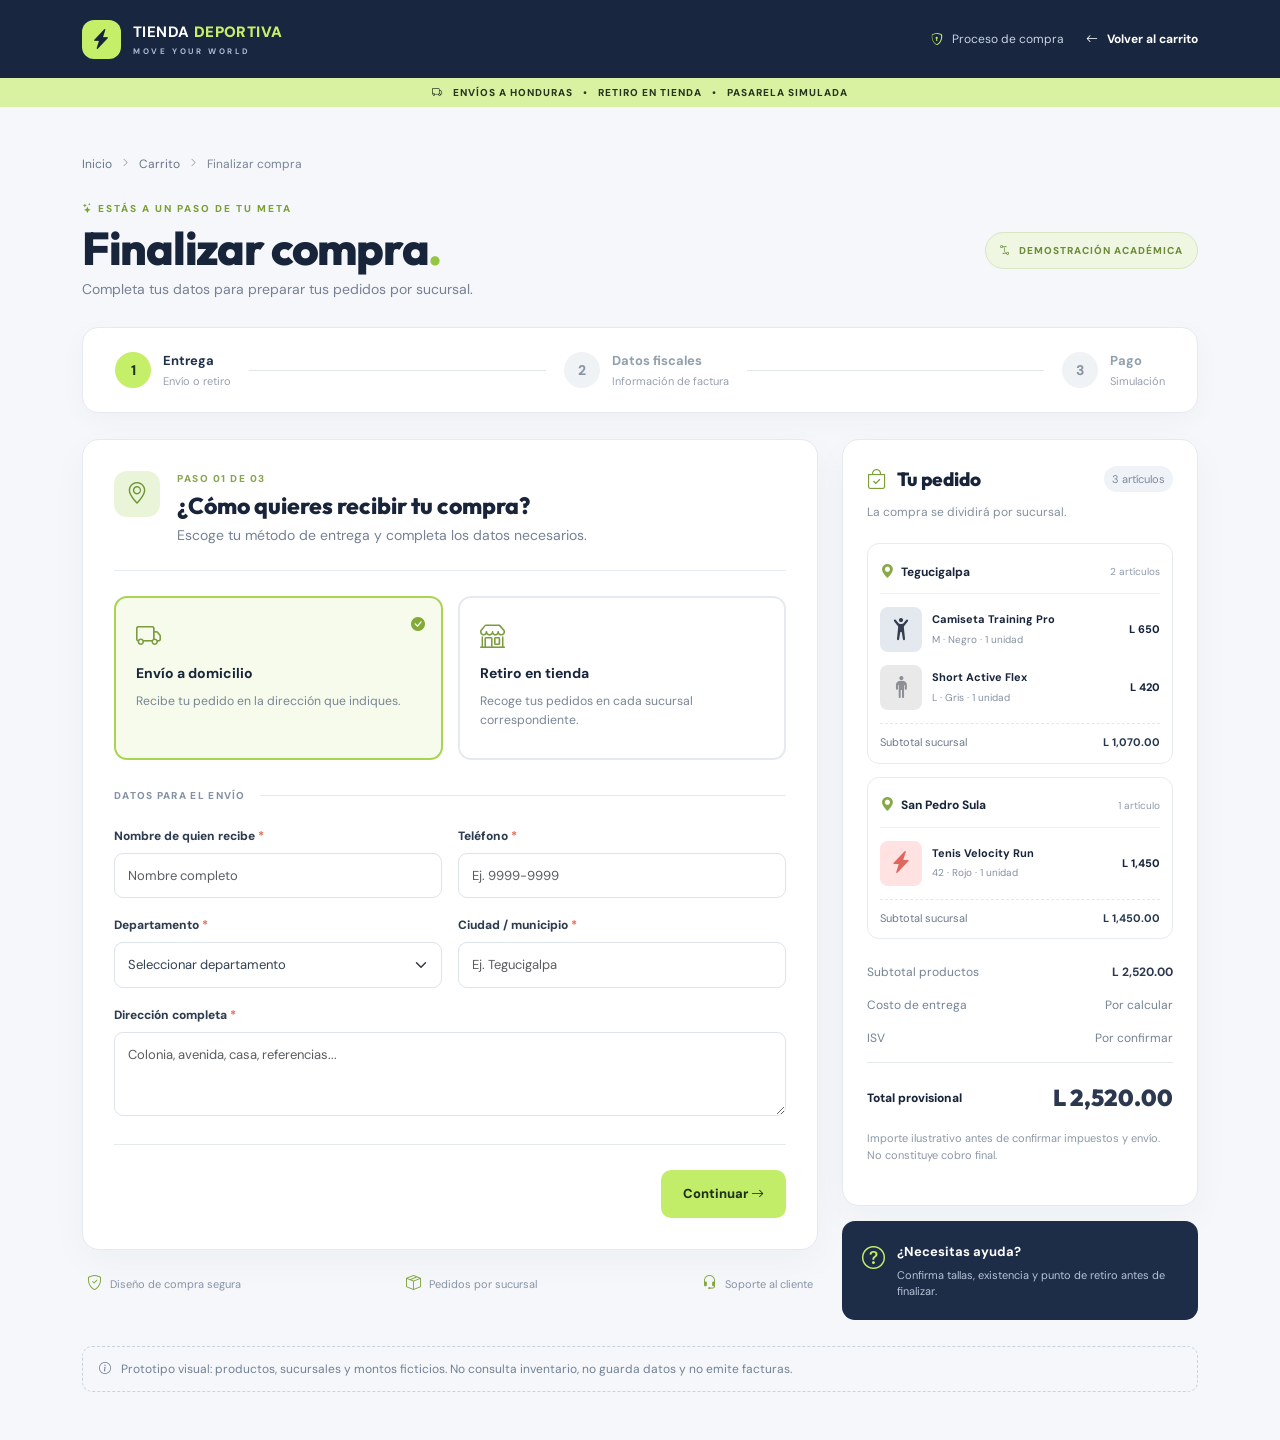
<file: preview/checkout-demo.html>
<!DOCTYPE html>
<html lang="es">
<head>
  <meta charset="UTF-8">
  <meta name="viewport" content="width=device-width, initial-scale=1">
  <title>Finalizar compra | Tienda deportiva</title>
  <link href="https://cdn.jsdelivr.net/npm/bootstrap@5.3.3/dist/css/bootstrap.min.css" rel="stylesheet">
  <link href="https://cdn.jsdelivr.net/npm/bootstrap-icons@1.11.3/font/bootstrap-icons.min.css" rel="stylesheet">
  <link href="https://fonts.googleapis.com/css2?family=DM+Sans:wght@400;500;600;700;800&family=Outfit:wght@400;500;600;700;800&display=swap" rel="stylesheet">
  <link href="../public/css/checkout.css" rel="stylesheet">
</head>
<body>
  <header class="site-header">
    <div class="container-xl d-flex justify-content-between align-items-center header-inner">
      <a class="brand" href="#"><span class="brand-icon"><i class="bi bi-lightning-charge-fill"></i></span><span>TIENDA <strong>DEPORTIVA</strong><small>MOVE YOUR WORLD</small></span></a>
      <div class="header-right"><span class="secure-chip"><i class="bi bi-shield-lock"></i> Proceso de compra</span><a href="#" class="back-cart"><i class="bi bi-arrow-left"></i> Volver al carrito</a></div>
    </div>
  </header>
  <div class="promo-strip"> <i class="bi bi-truck"></i> ENVÍOS A HONDURAS <span>•</span> RETIRO EN TIENDA <span>•</span> PASARELA SIMULADA </div>
  <main class="container-xl py-4 py-lg-5">
    <nav aria-label="Ubicación" class="breadcrumb-trail"><a href="#">Inicio</a><i class="bi bi-chevron-right"></i><a href="#">Carrito</a><i class="bi bi-chevron-right"></i><span>Finalizar compra</span></nav>
    <div class="heading-row"><div><div class="eyebrow"><i class="bi bi-stars"></i> ESTÁS A UN PASO DE TU META</div><h1>Finalizar compra<span class="lime-dot">.</span></h1><p>Completa tus datos para preparar tus pedidos por sucursal.</p></div><div class="demo-label"><i class="bi bi-bezier2"></i> DEMOSTRACIÓN ACADÉMICA</div></div>
    <div class="steps" aria-label="Pasos del checkout">
      <div class="step active" data-step-indicator="1"><span class="step-number">1</span><span class="step-copy"><strong>Entrega</strong><small>Envío o retiro</small></span></div>
      <div class="step-line"></div>
      <div class="step" data-step-indicator="2"><span class="step-number">2</span><span class="step-copy"><strong>Datos fiscales</strong><small>Información de factura</small></span></div>
      <div class="step-line"></div>
      <div class="step" data-step-indicator="3"><span class="step-number">3</span><span class="step-copy"><strong>Pago</strong><small>Simulación</small></span></div>
    </div>
    <div class="row g-4 align-items-start">
      <section class="col-lg-8" aria-label="Formulario de compra">
        <div class="main-card">
          <div class="card-head"><span class="section-icon"><i class="bi bi-geo-alt"></i></span><div><div class="minor-label">PASO <span id="current-step">01</span> DE 03</div><h2 id="step-title">¿Cómo quieres recibir tu compra?</h2><p id="step-intro">Escoge tu método de entrega y completa los datos necesarios.</p></div></div>
          <form id="checkout-form" novalidate>
            <section class="form-step" data-step="1" aria-label="Entrega">
              <div class="choice-grid">
                <label class="delivery-choice selected" for="delivery-home"><input type="radio" name="tipo_entrega" id="delivery-home" value="envio" checked><span class="choice-symbol"><i class="bi bi-truck"></i></span><strong>Envío a domicilio</strong><small>Recibe tu pedido en la dirección que indiques.</small><i class="bi bi-check-circle-fill choice-check"></i></label>
                <label class="delivery-choice" for="delivery-store"><input type="radio" name="tipo_entrega" id="delivery-store" value="retiro_tienda"><span class="choice-symbol"><i class="bi bi-shop"></i></span><strong>Retiro en tienda</strong><small>Recoge tus pedidos en cada sucursal correspondiente.</small><i class="bi bi-check-circle-fill choice-check"></i></label>
              </div>
              <div id="address-fields"><div class="section-divider"><span>DATOS PARA EL ENVÍO</span></div>
                <div class="row g-3"><div class="col-md-6"><label for="full-name" class="form-label">Nombre de quien recibe <span>*</span></label><input id="full-name" type="text" class="form-control" placeholder="Nombre completo" data-required-address maxlength="150"></div><div class="col-md-6"><label for="phone" class="form-label">Teléfono <span>*</span></label><input id="phone" type="tel" class="form-control" placeholder="Ej. 9999-9999" data-required-address maxlength="20"></div><div class="col-md-6"><label for="department" class="form-label">Departamento <span>*</span></label><select id="department" class="form-select" data-required-address><option value="">Seleccionar departamento</option><option>Francisco Morazán</option><option>Cortés</option><option>Atlántida</option><option>Comayagua</option><option>Otro departamento</option></select></div><div class="col-md-6"><label for="city" class="form-label">Ciudad / municipio <span>*</span></label><input id="city" class="form-control" placeholder="Ej. Tegucigalpa" data-required-address maxlength="100"></div><div class="col-12"><label for="street" class="form-label">Dirección completa <span>*</span></label><textarea id="street" rows="3" class="form-control" placeholder="Colonia, avenida, casa, referencias..." data-required-address maxlength="300"></textarea></div></div>
              </div>
              <div id="pickup-message" class="info-strip d-none"><i class="bi bi-info-circle"></i><span>Tu compra incluye dos sucursales. Cada pedido tendrá su propio punto de retiro, indicado en el resumen.</span></div>
            </section>
            <section class="form-step d-none" data-step="2" aria-label="Datos fiscales">
              <div class="info-strip"><i class="bi bi-receipt"></i><span>Los datos se utilizarán en la factura SAR simulada. La emisión real se implementará en una etapa posterior.</span></div>
              <div class="row g-3 mt-1"><div class="col-md-6"><label class="form-label" for="fiscal-name">Nombre para facturar <span>*</span></label><input class="form-control" id="fiscal-name" placeholder="Nombre o razón social" maxlength="150"></div><div class="col-md-6"><label class="form-label" for="fiscal-rtn">RTN <span class="optional">(opcional para esta demo)</span></label><input class="form-control" id="fiscal-rtn" placeholder="Ej. 08011999123456" inputmode="numeric" maxlength="20"></div><div class="col-12"><label class="form-label" for="fiscal-email">Correo para confirmación <span>*</span></label><input class="form-control" id="fiscal-email" type="email" placeholder="correo@ejemplo.com" maxlength="150"></div></div>
              <div class="fiscal-note"><i class="bi bi-shield-check"></i><div><strong>Facturación separada por sucursal</strong><p>Se prevé una factura por pedido, con su propio correlativo y CAI simulado, según las reglas del proyecto.</p></div></div>
            </section>
            <section class="form-step d-none" data-step="3" aria-label="Pago simulado">
              <div class="section-divider"><span>SELECCIONA UN MÉTODO DE PAGO</span></div>
              <div class="payment-list"><label class="payment-option selected" for="pay-card"><input type="radio" name="metodo_pago" id="pay-card" value="tarjeta" checked><span class="payment-icon"><i class="bi bi-credit-card-2-front"></i></span><span><strong>Tarjeta</strong><small>Pago de demostración, sin datos reales</small></span><i class="bi bi-check-circle-fill payment-check"></i></label><label class="payment-option" for="pay-transfer"><input type="radio" name="metodo_pago" id="pay-transfer" value="transferencia"><span class="payment-icon"><i class="bi bi-bank"></i></span><span><strong>Transferencia bancaria</strong><small>Se simula una referencia de pago</small></span><i class="bi bi-check-circle-fill payment-check"></i></label><label class="payment-option" for="pay-delivery"><input type="radio" name="metodo_pago" id="pay-delivery" value="contra_entrega"><span class="payment-icon"><i class="bi bi-cash-coin"></i></span><span><strong>Contra entrega</strong><small>El pago permanece pendiente hasta el cobro</small></span><i class="bi bi-check-circle-fill payment-check"></i></label></div>
              <div class="info-strip"><i class="bi bi-lock"></i><span>No ingreses números de tarjeta, contraseñas ni datos bancarios reales. Ningún pago se procesa o guarda.</span></div>
              <label class="form-check accept-line"><input id="demo-accept" type="checkbox" class="form-check-input"><span class="form-check-label">Entiendo que esta es una simulación académica y que no se realizará una compra real.</span></label>
            </section>
            <div id="form-alert" class="alert alert-warning mt-3 d-none" role="alert"></div>
            <div id="demo-result" class="result-panel d-none" role="status"><i class="bi bi-check2-circle"></i><div><strong>Simulación completada</strong><p id="demo-result-text">La interfaz recorrió los tres pasos. No se crearon pedidos ni pagos en MySQL.</p></div></div>
            <div class="actions"><button id="prev-btn" type="button" class="btn-back d-none"><i class="bi bi-arrow-left"></i> Anterior</button><button id="next-btn" type="button" class="btn-next">Continuar <i class="bi bi-arrow-right"></i></button></div>
          </form>
        </div>
        <div class="assurance-grid"><span><i class="bi bi-shield-check"></i> Diseño de compra segura</span><span><i class="bi bi-box-seam"></i> Pedidos por sucursal</span><span><i class="bi bi-headset"></i> Soporte al cliente</span></div>
      </section>
      <aside class="col-lg-4" aria-label="Resumen de compra">
        <div class="summary-card"><div class="summary-head"><i class="bi bi-bag-check"></i><h2>Tu pedido</h2><span>3 artículos</span></div><p class="summary-sub">La compra se dividirá por sucursal.</p>
          <div class="store-order"><div class="store-top"><i class="bi bi-geo-alt-fill"></i><strong>Tegucigalpa</strong><span>2 artículos</span></div><div class="summary-item"><div class="thumb thumb-shirt"><i class="bi bi-person-arms-up"></i></div><div><strong>Camiseta Training Pro</strong><small>M · Negro · 1 unidad</small></div><span>L 650</span></div><div class="summary-item"><div class="thumb thumb-short"><i class="bi bi-person-standing"></i></div><div><strong>Short Active Flex</strong><small>L · Gris · 1 unidad</small></div><span>L 420</span></div><div class="store-subtotal"><span>Subtotal sucursal</span><strong>L 1,070.00</strong></div></div>
          <div class="store-order"><div class="store-top"><i class="bi bi-geo-alt-fill"></i><strong>San Pedro Sula</strong><span>1 artículo</span></div><div class="summary-item"><div class="thumb thumb-shoe"><i class="bi bi-lightning-charge-fill"></i></div><div><strong>Tenis Velocity Run</strong><small>42 · Rojo · 1 unidad</small></div><span>L 1,450</span></div><div class="store-subtotal"><span>Subtotal sucursal</span><strong>L 1,450.00</strong></div></div>
          <div class="totals"><div><span>Subtotal productos</span><strong>L 2,520.00</strong></div><div><span>Costo de entrega</span><span>Por calcular</span></div><div><span>ISV</span><span>Por confirmar</span></div><div class="grand-total"><span>Total provisional</span><strong>L 2,520.00</strong></div></div><p class="total-note">Importe ilustrativo antes de confirmar impuestos y envío. No constituye cobro final.</p>
        </div>
        <div class="help-panel"><span><i class="bi bi-question-circle"></i></span><div><strong>¿Necesitas ayuda?</strong><p>Confirma tallas, existencia y punto de retiro antes de finalizar.</p></div></div>
      </aside>
    </div>
    <div class="bottom-demo"><i class="bi bi-info-circle"></i> Prototipo visual: productos, sucursales y montos ficticios. No consulta inventario, no guarda datos y no emite facturas.</div>
  </main>
  <script src="https://cdn.jsdelivr.net/npm/bootstrap@5.3.3/dist/js/bootstrap.bundle.min.js"></script>
  <script src="../public/js/checkout-demo.js"></script>
</body>
</html>
</file>
<file: public/css/checkout.css>
:root{--navy:#17243a;--navy2:#20314e;--lime:#c5ee69;--ink:#18243a;--muted:#768194;--line:#e5eaf0;--page:#f5f7fa;--white:#fff}*{box-sizing:border-box}body{background:var(--page);color:var(--ink);font-family:'DM Sans',sans-serif;font-size:14px}.site-header{background:#18263f;color:#fff}.header-inner{min-height:78px;gap:12px}.brand{display:flex;align-items:center;gap:12px;text-decoration:none;color:#fff;font-size:15px;font-weight:700;letter-spacing:.4px}.brand:hover{color:#fff}.brand strong{color:var(--lime)}.brand small{display:block;font-size:8px;letter-spacing:2.6px;color:#aebad0;margin-top:1px}.brand-icon{background:var(--lime);width:39px;height:39px;display:grid;place-items:center;color:#17243a;border-radius:12px;font-size:20px}.header-right{display:flex;align-items:center;gap:22px}.secure-chip{color:#c8d3e4;font-size:12px}.secure-chip i{color:var(--lime);margin-right:6px}.back-cart{color:#fff;text-decoration:none;font-size:12px;font-weight:700}.back-cart:hover{color:var(--lime)}.back-cart i{margin-right:6px}.promo-strip{background:#d9f2a1;text-align:center;color:#24361e;min-height:29px;display:flex;align-items:center;justify-content:center;gap:10px;font-weight:800;font-size:10px;letter-spacing:1px}.breadcrumb-trail{display:flex;align-items:center;gap:9px;font-size:12px;margin-bottom:28px;color:#798496}.breadcrumb-trail a{color:#69778a;text-decoration:none}.breadcrumb-trail i{font-size:9px}.heading-row{display:flex;align-items:center;justify-content:space-between;gap:20px;margin-bottom:27px}.eyebrow{color:#7b9f35;font-weight:800;font-size:10px;letter-spacing:2px;margin-bottom:5px}.heading-row h1{font-family:Outfit,sans-serif;font-size:clamp(31px,4vw,46px);font-weight:800;letter-spacing:-1.3px;margin:0}.lime-dot{color:#96c53e}.heading-row p{color:var(--muted);margin:3px 0 0}.demo-label{border:1px solid #d9e5c3;background:#eff7e2;color:#6d8b39;border-radius:99px;padding:10px 14px;font-weight:800;font-size:10px;white-space:nowrap;letter-spacing:1px}.demo-label i{margin-right:5px}.steps{display:flex;align-items:center;background:white;border:1px solid var(--line);border-radius:16px;padding:23px 32px;margin-bottom:26px;gap:18px;box-shadow:0 8px 28px rgba(17,38,67,.03)}.step{display:flex;gap:12px;align-items:center;color:#91a0ad;min-width:0}.step-number{display:grid;place-items:center;border-radius:50%;background:#f0f3f6;color:#8794a3;font-weight:800;width:36px;height:36px;flex-shrink:0}.step.active .step-number,.step.complete .step-number{background:var(--lime);color:#1f341e}.step.active{color:#1e304c}.step.complete{color:#668a34}.step-copy{display:flex;flex-direction:column;gap:2px;white-space:nowrap}.step-copy strong{font-size:13px}.step-copy small{font-size:11px;color:#97a0af}.step-line{height:1px;background:#dfe6ec;flex:1;min-width:12px}.main-card,.summary-card{background:#fff;border:1px solid var(--line);border-radius:17px;box-shadow:0 12px 38px rgba(34,52,82,.035)}.main-card{padding:31px}.card-head{display:flex;align-items:flex-start;gap:17px;border-bottom:1px solid var(--line);padding-bottom:24px;margin-bottom:25px}.section-icon{display:grid;place-items:center;background:#eaf4d8;color:#6e9432;width:46px;height:46px;border-radius:13px;flex-shrink:0;font-size:22px}.minor-label{letter-spacing:1.5px;font-size:10px;font-weight:800;color:#85a64d;margin-bottom:6px}.card-head h2{font-family:Outfit,sans-serif;font-size:23px;font-weight:800;margin:0 0 5px}.card-head p{color:var(--muted);margin:0}.choice-grid{display:grid;grid-template-columns:1fr 1fr;gap:15px}.delivery-choice{position:relative;cursor:pointer;border:2px solid var(--line);border-radius:13px;padding:20px;display:flex;flex-direction:column;gap:8px;min-height:164px;transition:background .2s,border .2s}.delivery-choice input,.payment-option input{position:absolute;opacity:0;width:1px;height:1px}.delivery-choice:focus-within,.payment-option:focus-within{outline:2px solid #87b42d;outline-offset:2px}.delivery-choice.selected,.payment-option.selected{border-color:#a8d451;background:#f6fbeb}.choice-symbol{font-size:25px;color:#7b9b3e}.delivery-choice strong{font-size:14px}.delivery-choice small{color:#788596;line-height:1.55}.choice-check{position:absolute;right:16px;top:16px;color:#83a937;opacity:0}.selected .choice-check,.selected .payment-check{opacity:1}.section-divider{display:flex;align-items:center;gap:14px;margin:28px 0 22px;color:#8492a4;letter-spacing:1.3px;font-size:10px;font-weight:800}.section-divider:after{content:'';flex:1;height:1px;background:#e4eaf0}.form-label{font-size:12px;font-weight:800;color:#2e3c50}.form-label span{color:#e06e54}.form-label .optional{color:#8792a1;font-weight:500}.form-control,.form-select{border:1px solid #dce3eb;border-radius:9px;padding:12px 13px;color:#334155;font-size:13px}.form-control:focus,.form-select:focus{border-color:#a1c96a;box-shadow:0 0 0 .2rem rgba(169,209,105,.18)}.info-strip{display:flex;align-items:flex-start;gap:11px;background:#f1f7e8;border:1px solid #e2edcf;padding:15px 17px;border-radius:12px;color:#546d35;line-height:1.6;margin-top:22px;font-size:12px}.info-strip i{font-size:18px}.fiscal-note{display:flex;align-items:flex-start;gap:13px;margin-top:25px;border:1px solid var(--line);border-radius:12px;padding:19px}.fiscal-note i{color:#87af48;font-size:23px}.fiscal-note strong{font-size:13px}.fiscal-note p{font-size:12px;color:#7b8795;margin:6px 0 0;line-height:1.6}.payment-list{display:grid;gap:12px}.payment-option{cursor:pointer;display:flex;align-items:center;gap:15px;padding:18px;border:2px solid var(--line);border-radius:12px;position:relative}.payment-icon{width:42px;height:42px;border-radius:10px;background:#eaf2dc;display:grid;place-items:center;color:#73953b;font-size:21px;flex-shrink:0}.payment-option span:nth-child(3){flex:1;display:flex;flex-direction:column;gap:4px}.payment-option strong{font-size:14px}.payment-option small{font-size:12px;color:#8591a1}.payment-check{opacity:0;color:#8bab40}.accept-line{margin-top:22px;font-size:12px;color:#5d6a7e}.accept-line .form-check-input:checked{background-color:#8dab43;border-color:#8dab43}.actions{display:flex;justify-content:space-between;align-items:center;gap:15px;border-top:1px solid var(--line);padding-top:25px;margin-top:28px}.btn-next{margin-left:auto;background:#c2ed68;color:#1e3118;border:none;border-radius:10px;padding:14px 22px;font-weight:800;font-size:13px}.btn-next:hover{background:#b5e155}.btn-back{background:#f0f3f7;border:0;padding:13px 17px;border-radius:10px;color:#556476;font-weight:800;font-size:13px}.btn-back:hover{background:#e5eaf1}.summary-card{padding:24px}.summary-head{display:flex;gap:10px;align-items:center}.summary-head i{font-size:20px;color:#7c9e39}.summary-head h2{font-size:19px;font-family:Outfit,sans-serif;font-weight:800;margin:0;flex:1}.summary-head>span{font-size:11px;background:#eff3f7;padding:5px 8px;border-radius:30px;color:#7b899a}.summary-sub{font-size:12px;color:#83909d;margin:9px 0 22px}.store-order{border:1px solid #e6ebf0;border-radius:12px;margin-top:13px;padding:12px}.store-top{display:flex;align-items:center;gap:7px;border-bottom:1px solid #edf0f3;padding:5px 0 11px}.store-top i{color:#87a947}.store-top strong{font-size:12px;flex:1}.store-top span{font-size:10px;color:#8e9aaa}.summary-item{display:flex;align-items:center;gap:10px;margin:13px 0}.thumb{width:42px;height:45px;border-radius:8px;display:grid;place-items:center;flex-shrink:0;font-size:22px}.thumb-shirt{background:#e4e8ef;color:#343e4e}.thumb-short{background:#e9e9e9;color:#8c9095}.thumb-shoe{background:#ffe2e1;color:#de6860}.summary-item>div:nth-child(2){min-width:0;flex:1}.summary-item strong{font-size:11px;display:block;line-height:1.4}.summary-item small{display:block;color:#8590a0;font-size:10px;margin-top:4px}.summary-item>span{font-weight:800;font-size:11px;white-space:nowrap}.store-subtotal{display:flex;justify-content:space-between;border-top:1px dashed #e2e8ee;padding-top:10px;color:#6c798a;font-size:11px}.store-subtotal strong{color:#26384f}.totals{margin-top:24px;display:grid;gap:15px}.totals>div{display:flex;justify-content:space-between;gap:8px;font-size:12px;color:#738294}.totals>div strong{color:#2b3850}.totals .grand-total{border-top:1px solid var(--line);padding-top:18px;align-items:center;font-weight:800;color:#18243a}.grand-total strong{font-size:23px!important;font-family:Outfit,sans-serif}.total-note{margin-top:14px;color:#8c97a6;font-size:11px;line-height:1.6}.help-panel{display:flex;gap:12px;padding:20px;background:#1d2c47;color:#fff;border-radius:13px;margin-top:15px}.help-panel>span{font-size:23px;color:var(--lime)}.help-panel strong{font-size:13px}.help-panel p{font-size:11px;color:#b6c4d7;line-height:1.5;margin:5px 0 0}.assurance-grid{display:flex;flex-wrap:wrap;justify-content:space-between;gap:15px;padding:22px 5px;color:#8794a6;font-size:11px}.assurance-grid i{color:#82a740;font-size:15px;margin-right:5px}.bottom-demo{display:flex;align-items:center;gap:10px;border:1px dashed #c8d4e0;color:#738195;border-radius:10px;padding:13px 16px;font-size:12px;margin-top:26px}.result-panel{display:flex;align-items:flex-start;gap:13px;background:#edf8db;border:1px solid #c9e6a0;border-radius:12px;padding:18px;margin-top:19px}.result-panel>i{font-size:28px;color:#76a238}.result-panel strong{font-weight:800}.result-panel p{color:#647b43;font-size:12px;margin:5px 0 0}@media(max-width:991.98px){.steps{padding:20px}.demo-label{display:none}.main-card{padding:24px}}@media(max-width:575.98px){.header-inner{min-height:65px}.brand{font-size:12px}.brand-icon{width:34px;height:34px}.brand small{font-size:7px}.secure-chip{display:none}.back-cart{font-size:11px}.promo-strip{font-size:8px;letter-spacing:.4px;padding:5px;gap:6px}.breadcrumb-trail{margin-bottom:20px}.heading-row{margin-bottom:20px}.heading-row h1{font-size:34px}.steps{gap:5px;padding:14px 12px}.step{gap:5px}.step-number{width:27px;height:27px;font-size:11px}.step-copy strong{font-size:10px}.step-copy small{display:none}.step-line{min-width:3px}.main-card{padding:18px}.card-head{gap:10px;padding-bottom:19px}.card-head h2{font-size:20px}.card-head p{font-size:12px}.section-icon{width:39px;height:39px;font-size:18px}.choice-grid{grid-template-columns:1fr;gap:10px}.delivery-choice{min-height:115px;padding:13px 15px 13px 66px;justify-content:center}.choice-symbol{position:absolute;left:18px;top:24px}.delivery-choice small{font-size:11px}.section-divider{margin:24px 0 18px}.summary-card{padding:20px}.actions{gap:8px}.btn-next{padding:13px 16px}.bottom-demo{align-items:flex-start;font-size:11px}}
</file>
